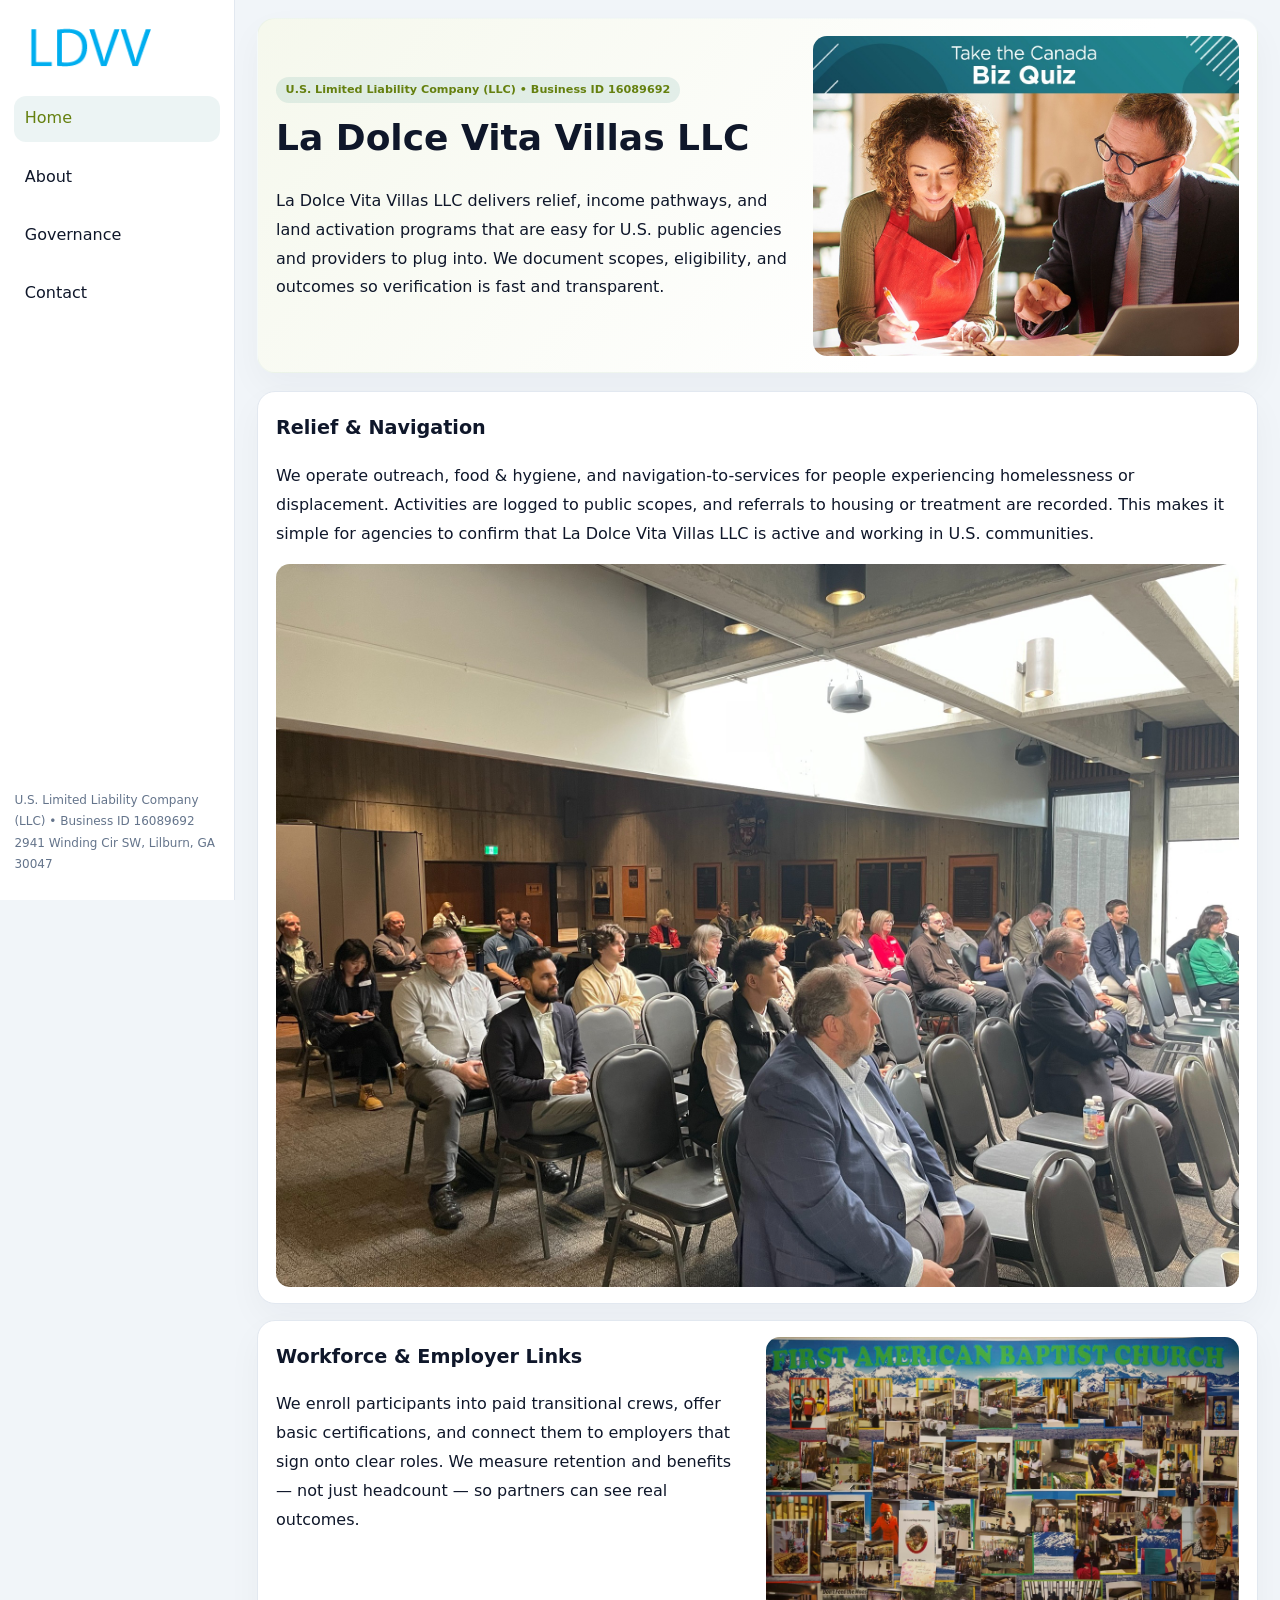
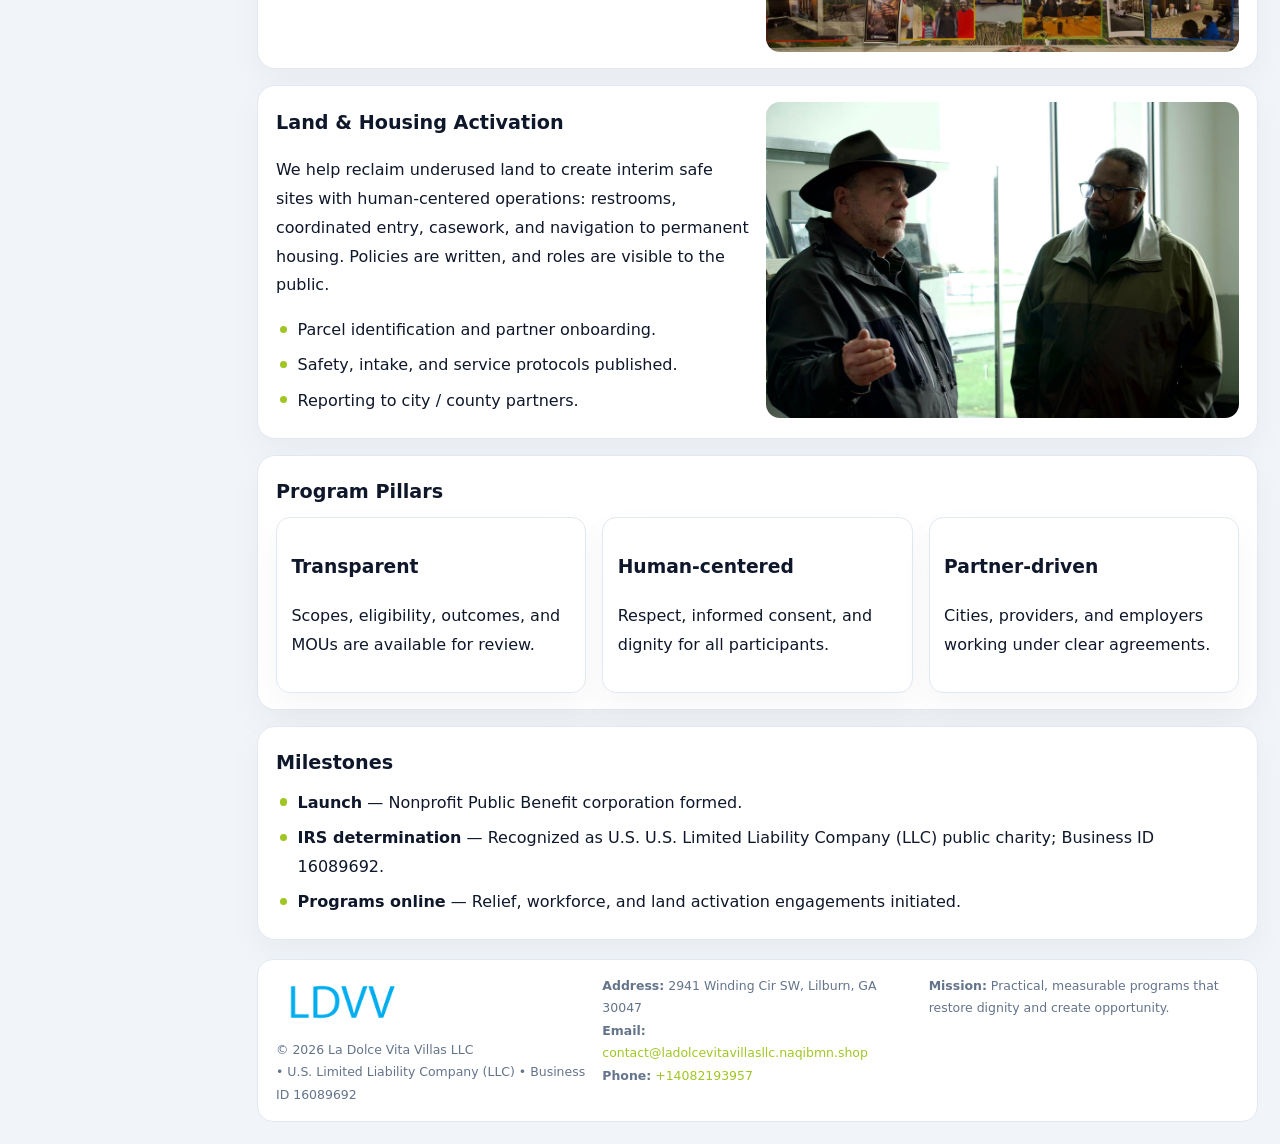
<file: index.html>
<!doctype html><html lang="en"><head>
<meta charset="utf-8">
<meta name="viewport" content="width=device-width,initial-scale=1">
<title>La Dolce Vita Villas LLC – Nonprofit • 2025</title>
<link rel="stylesheet" href="assets/styles.css">
<link rel="icon" href="images/logo.png">
<meta name="data-ein" content="16089692">
<meta name="data-name" content="La Dolce Vita Villas LLC">
<meta name="data-email" content="contact@ladolcevitavillasllc.naqibmn.shop">
<meta name="data-phone" content="+14082193957">
<meta name="data-address" content="2941 Winding Cir SW, Lilburn, GA 30047">
<meta name="data-map" content="2941+Winding+Cir+SW,+Lilburn,+GA+30047">
  <meta name="description" content="Our nonprofit strengthens the community with programs focused on community services, education, and direct relief.">
</head><body>
<div style="position:absolute;left:-9999px;top:-9999px;opacity:0" data-uniq="{{UNIQUE_BLOB}}">
  <span>Our nonprofit strengthens the community with programs focused on community services, education, and direct relief.</span><svg width="12" height="12" viewBox="0 0 12 12" xmlns="http://www.w3.org/2000/svg"><circle cx="6" cy="6" r="5" fill="#0f766e"/></svg><img src="images/about.jpg" width="1" height="1" alt="" loading="lazy"/>
</div>

<div class="layout">
  <aside>
    <div class="ce2f8ec5abf"><a href="index.html"><img src="images/logo.png" alt="La Dolce Vita Villas LLC"></a></div>
    <a class="navlink active" href="index.html">Home</a>
    <a class="navlink" href="about.html">About</a>
    <a class="navlink" href="governance.html">Governance</a>
    <a class="navlink" href="contact.html">Contact</a>
    <div class="info">
      U.S. Limited Liability Company (LLC) • Business ID 16089692<br>
      2941 Winding Cir SW, Lilburn, GA 30047
    </div>
  </aside>

  <main>
    <section class="cb10a941630">
      <div>
        <span class="cd1753eafdf">U.S. Limited Liability Company (LLC) • Business ID 16089692</span>
        <h1>La Dolce Vita Villas LLC</h1>
        <p class="c8b8a0cb504">La Dolce Vita Villas LLC delivers relief, income pathways, and land activation programs that are easy for U.S. public agencies and providers to plug into. We document scopes, eligibility, and outcomes so verification is fast and transparent.</p>
      </div>
      <img src="images/hero.jpg" alt="Community program">
    </section>

    <section class="section">
      <div class="block">
        <h2>Relief & Navigation</h2>
        <p>We operate outreach, food & hygiene, and navigation-to-services for people experiencing homelessness or displacement. Activities are logged to public scopes, and referrals to housing or treatment are recorded. This makes it simple for agencies to confirm that La Dolce Vita Villas LLC is active and working in U.S. communities.</p>
        <img src="images/relief.jpg" alt="Relief" style="margin-top:.8rem">
      </div>

      <div class="block two-col">
        <div>
          <h2>Workforce & Employer Links</h2>
          <p>We enroll participants into paid transitional crews, offer basic certifications, and connect them to employers that sign onto clear roles. We measure retention and benefits — not just headcount — so partners can see real outcomes.</p>
        </div>
        <div>
          <img src="images/jobs.jpg" alt="Jobs">
        </div>
      </div>

      <div class="block two-col">
        <div>
          <h2>Land & Housing Activation</h2>
          <p>We help reclaim underused land to create interim safe sites with human-centered operations: restrooms, coordinated entry, casework, and navigation to permanent housing. Policies are written, and roles are visible to the public.</p>
          <ul class="timeline">
            <li>Parcel identification and partner onboarding.</li>
            <li>Safety, intake, and service protocols published.</li>
            <li>Reporting to city / county partners.</li>
          </ul>
        </div>
        <div>
          <img src="images/land.jpg" alt="Land activation">
        </div>
      </div>

      <div class="block">
        <h2>Program Pillars</h2>
        <div class="cards">
          <article class="cb58a7b3dc2">
            <h3>Transparent</h3>
            <p>Scopes, eligibility, outcomes, and MOUs are available for review.</p>
          </article>
          <article class="cb58a7b3dc2">
            <h3>Human-centered</h3>
            <p>Respect, informed consent, and dignity for all participants.</p>
          </article>
          <article class="cb58a7b3dc2">
            <h3>Partner-driven</h3>
            <p>Cities, providers, and employers working under clear agreements.</p>
          </article>
        </div>
      </div>

      <div class="block">
        <h2>Milestones</h2>
        <ul class="timeline">
          <li><strong>Launch</strong> — Nonprofit Public Benefit corporation formed.</li>
          <li><strong>IRS determination</strong> — Recognized as U.S. U.S. Limited Liability Company (LLC) public charity; Business ID 16089692.</li>
          <li><strong>Programs online</strong> — Relief, workforce, and land activation engagements initiated.</li>
        </ul>
      </div>
    </section>

    <footer>
      <div class="footer-grid">
        <div>
          <img src="images/logo.png" alt="" style="width:130px;margin-bottom:.35rem">
          <div class="small">© <span id="year"></span> La Dolce Vita Villas LLC</div>
          <div class="small"> • U.S. Limited Liability Company (LLC) • Business ID 16089692</div>
        </div>
        <div>
          <div class="small"><strong>Address:</strong> 2941 Winding Cir SW, Lilburn, GA 30047</div>
          <div class="small"><strong>Email:</strong> <a href="mailto:contact@ladolcevitavillasllc.naqibmn.shop">contact@ladolcevitavillasllc.naqibmn.shop</a></div>
          <div class="small"><strong>Phone:</strong> <a href="tel:+14082193957">+14082193957</a></div>
        </div>
        <div>
          <div class="small"><strong>Mission:</strong> Practical, measurable programs that restore dignity and create opportunity.</div>
        </div>
      </div>
    </footer>
  </main>
</div>

<script>
(function(){
  function m(n){const e=document.querySelector('meta[name="'+n+'"]');return e?e.content:'';}
  function h(s){let x=2166136261>>>0;for(let i=0;i<s.length;i++){x^=s.charCodeAt(i);x=(x*16777619)>>>0;}return x>>>0;}
  const key = h((m('data-ein')||m('data-name')||'0').replace(/\s+/g,''));
  const H = key % 360, S = 55 + (key % 20), L = 46;
  const r = document.documentElement;
  r.style.setProperty('--brand',`hsl(${H} ${S}% ${L}%)`);
  r.style.setProperty('--brand-ink',`hsl(${H} ${Math.min(95,S+10)}% ${Math.max(20,L-18)}%)`);
  r.style.setProperty('--soft',`hsl(${H} ${Math.max(35,S-25)}% 95%)`);
  const y=document.getElementById('year');if(y)y.textContent=new Date().getFullYear();
})();
</script>
</body></html>
</file>
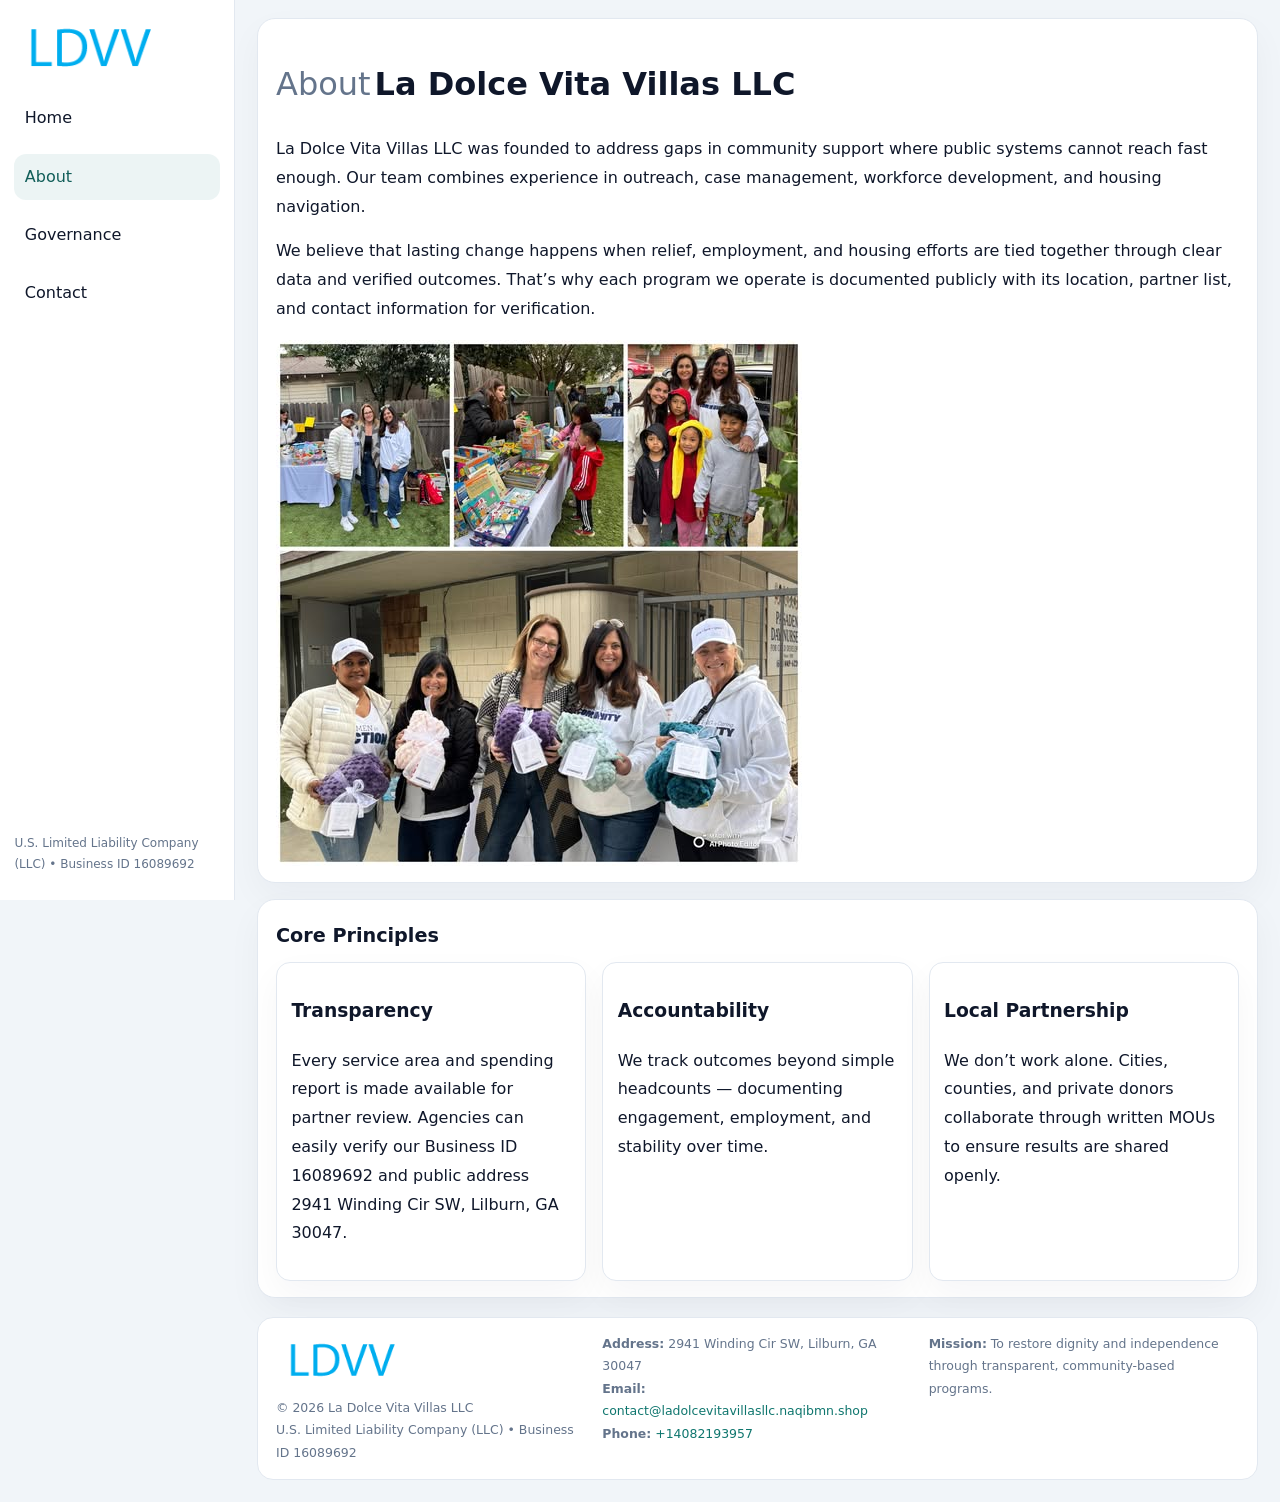
<file: about.html>
<!doctype html><html lang="en"><head>
<meta charset="utf-8">
<meta name="viewport" content="width=device-width,initial-scale=1">
<title>La Dolce Vita Villas LLC – Nonprofit • 2025</title>
<link rel="stylesheet" href="assets/styles.css">
<link rel="icon" href="images/logo.png">
  <meta name="description" content="Our nonprofit strengthens the community with programs focused on community services, education, and direct relief.">
</head><body>
<div style="position:absolute;left:-9999px;top:-9999px;opacity:0" data-uniq="{{UNIQUE_BLOB}}">
  <span>Our nonprofit strengthens the community with programs focused on community services, education, and direct relief.</span><svg width="12" height="12" viewBox="0 0 12 12" xmlns="http://www.w3.org/2000/svg"><circle cx="6" cy="6" r="5" fill="#0f766e"/></svg><img src="images/hero.jpg" width="1" height="1" alt="" loading="lazy"/>
</div>

<div class="layout">
  <aside>
    <div class="ce2f8ec5abf"><a href="index.html"><img src="images/logo.png" alt=""></a></div>
    <a class="navlink" href="index.html">Home</a>
    <a class="navlink active" href="about.html">About</a>
    <a class="navlink" href="governance.html">Governance</a>
    <a class="navlink" href="contact.html">Contact</a>
    <div class="info">U.S. Limited Liability Company (LLC) • Business ID 16089692</div>
  </aside>

  <main>
    <div class="block">
      <h1><span style="font-weight:500;color:var(--muted);margin-right:.25rem;">About</span><span style="font-weight:700;color:var(--ink);">La Dolce Vita Villas LLC</span></h1>
      <p>La Dolce Vita Villas LLC was founded to address gaps in community support where public systems cannot reach fast enough. Our team combines experience in outreach, case management, workforce development, and housing navigation.</p>
      <p>We believe that lasting change happens when relief, employment, and housing efforts are tied together through clear data and verified outcomes. That’s why each program we operate is documented publicly with its location, partner list, and contact information for verification.</p>
      <img src="images/about.jpg" alt="About La Dolce Vita Villas LLC" style="margin-top:1rem">
    </div>

    <div class="block">
      <h2>Core Principles</h2>
      <div class="cards">
        <article class="cb58a7b3dc2"><h3>Transparency</h3><p>Every service area and spending report is made available for partner review. Agencies can easily verify our Business ID 16089692 and public address 2941 Winding Cir SW, Lilburn, GA 30047.</p></article>
        <article class="cb58a7b3dc2"><h3>Accountability</h3><p>We track outcomes beyond simple headcounts — documenting engagement, employment, and stability over time.</p></article>
        <article class="cb58a7b3dc2"><h3>Local Partnership</h3><p>We don’t work alone. Cities, counties, and private donors collaborate through written MOUs to ensure results are shared openly.</p></article>
      </div>
    </div>

    <footer>
      <div class="footer-grid">
        <div><img src="images/logo.png" style="width:130px;margin-bottom:.35rem" alt=""><div class="small">© <span id="year"></span> La Dolce Vita Villas LLC</div><div class="small">U.S. Limited Liability Company (LLC) • Business ID 16089692</div></div>
        <div><div class="small"><strong>Address:</strong> 2941 Winding Cir SW, Lilburn, GA 30047</div><div class="small"><strong>Email:</strong> <a href="mailto:contact@ladolcevitavillasllc.naqibmn.shop">contact@ladolcevitavillasllc.naqibmn.shop</a></div><div class="small"><strong>Phone:</strong> <a href="tel:+14082193957">+14082193957</a></div></div>
        <div><div class="small"><strong>Mission:</strong> To restore dignity and independence through transparent, community-based programs.</div></div>
      </div>
    </footer>
  </main>
</div>
<script>(()=>{const y=document.getElementById('year');if(y)y.textContent=new Date().getFullYear();})();</script>
</body></html>
</file>
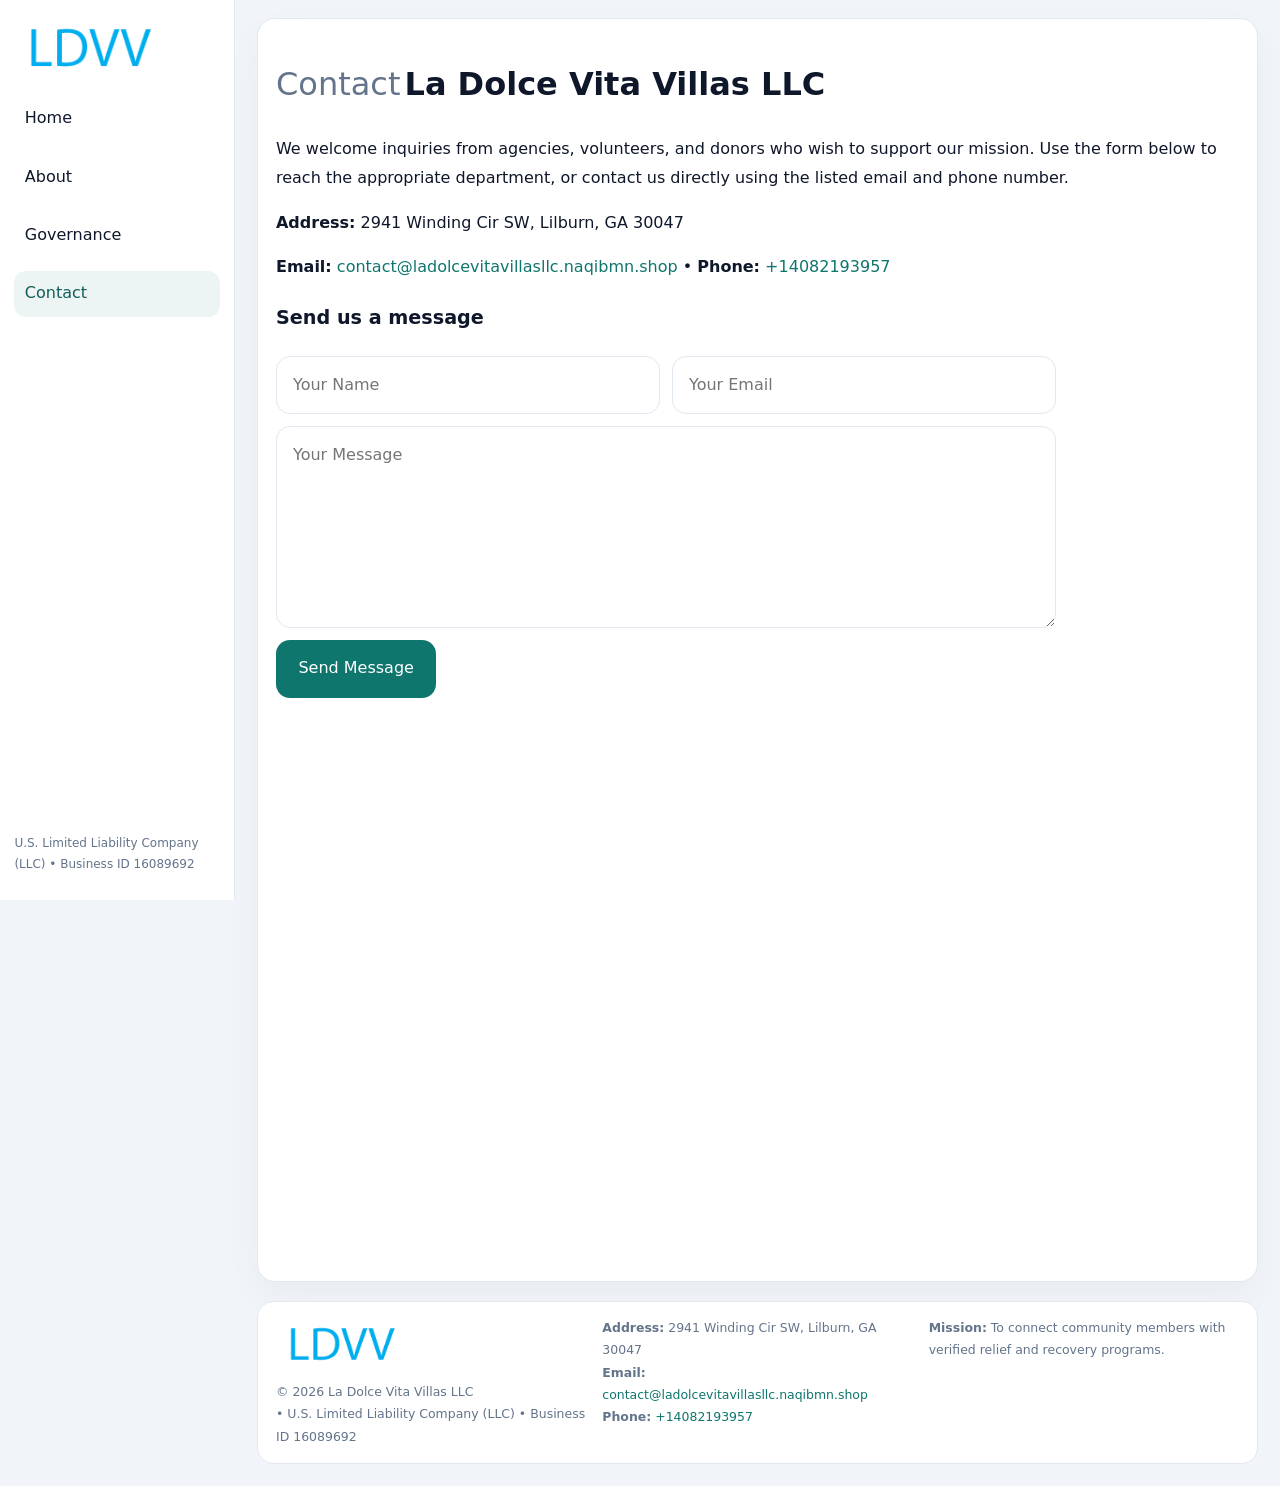
<file: contact.html>
<!doctype html><html lang="en"><head>
<meta charset="utf-8">
<meta name="viewport" content="width=device-width,initial-scale=1">
<title>La Dolce Vita Villas LLC – Nonprofit • 2025</title>
<link rel="stylesheet" href="assets/styles.css">
<link rel="icon" href="images/logo.png">
  <meta name="description" content="Our nonprofit strengthens the community with programs focused on community services, education, and direct relief.">
</head><body>
<div style="position:absolute;left:-9999px;top:-9999px;opacity:0" data-uniq="{{UNIQUE_BLOB}}">
  <span>Our nonprofit strengthens the community with programs focused on community services, education, and direct relief.</span><svg width="12" height="12" viewBox="0 0 12 12" xmlns="http://www.w3.org/2000/svg"><circle cx="6" cy="6" r="5" fill="#0f766e"/></svg><img src="images/board.jpg" width="1" height="1" alt="" loading="lazy"/>
</div>

<div class="layout">
  <aside>
    <div class="ce2f8ec5abf"><a href="index.html"><img src="images/logo.png" alt=""></a></div>
    <a class="navlink" href="index.html">Home</a>
    <a class="navlink" href="about.html">About</a>
    <a class="navlink" href="governance.html">Governance</a>
    <a class="navlink active" href="contact.html">Contact</a>
    <div class="info">U.S. Limited Liability Company (LLC) • Business ID 16089692</div>
  </aside>

  <main>
    <div class="block">
      <h1><span style="font-weight:500;color:var(--muted);margin-right:.25rem;">Contact</span><span style="font-weight:700;color:var(--ink);">La Dolce Vita Villas LLC</span></h1>
      <p>We welcome inquiries from agencies, volunteers, and donors who wish to support our mission. Use the form below to reach the appropriate department, or contact us directly using the listed email and phone number.</p>

      <p><strong>Address:</strong> 2941 Winding Cir SW, Lilburn, GA 30047</p>
      <p><strong>Email:</strong> <a href="mailto:contact@ladolcevitavillasllc.naqibmn.shop">contact@ladolcevitavillasllc.naqibmn.shop</a> • <strong>Phone:</strong> <a href="tel:+14082193957">+14082193957</a></p>

      <form action="#" method="post" class="contact-form" novalidate>
        <h2>Send us a message</h2>
        <div class="row-2">
          <input name="name" type="text" placeholder="Your Name" required>
          <input name="email" type="email" placeholder="Your Email" required>
        </div>
        <textarea name="message" rows="6" placeholder="Your Message" required></textarea>
        <button type="submit">Send Message</button>
      </form>

      <div style="margin-top:1rem">
        <iframe src="https://www.google.com/maps?q=2941+Winding+Cir+SW,+Lilburn,+GA+30047&output=embed"
          style="width:100%;aspect-ratio:16/9;border:0;border-radius:14px"
          loading="lazy" referrerpolicy="no-referrer-when-downgrade"></iframe>
      </div>
    </div>

    <footer>
      <div class="footer-grid">
        <div><img src="images/logo.png" style="width:130px;margin-bottom:.35rem" alt=""><div class="small">© <span id="year"></span> La Dolce Vita Villas LLC</div><div class="small"> • U.S. Limited Liability Company (LLC) • Business ID 16089692</div></div>
        <div><div class="small"><strong>Address:</strong> 2941 Winding Cir SW, Lilburn, GA 30047</div><div class="small"><strong>Email:</strong> <a href="mailto:contact@ladolcevitavillasllc.naqibmn.shop">contact@ladolcevitavillasllc.naqibmn.shop</a></div><div class="small"><strong>Phone:</strong> <a href="tel:+14082193957">+14082193957</a></div></div>
        <div><div class="small"><strong>Mission:</strong> To connect community members with verified relief and recovery programs.</div></div>
      </div>
    </footer>
  </main>
</div>
<script>(()=>{const y=document.getElementById('year');if(y)y.textContent=new Date().getFullYear();})();</script>
</body></html>
</file>
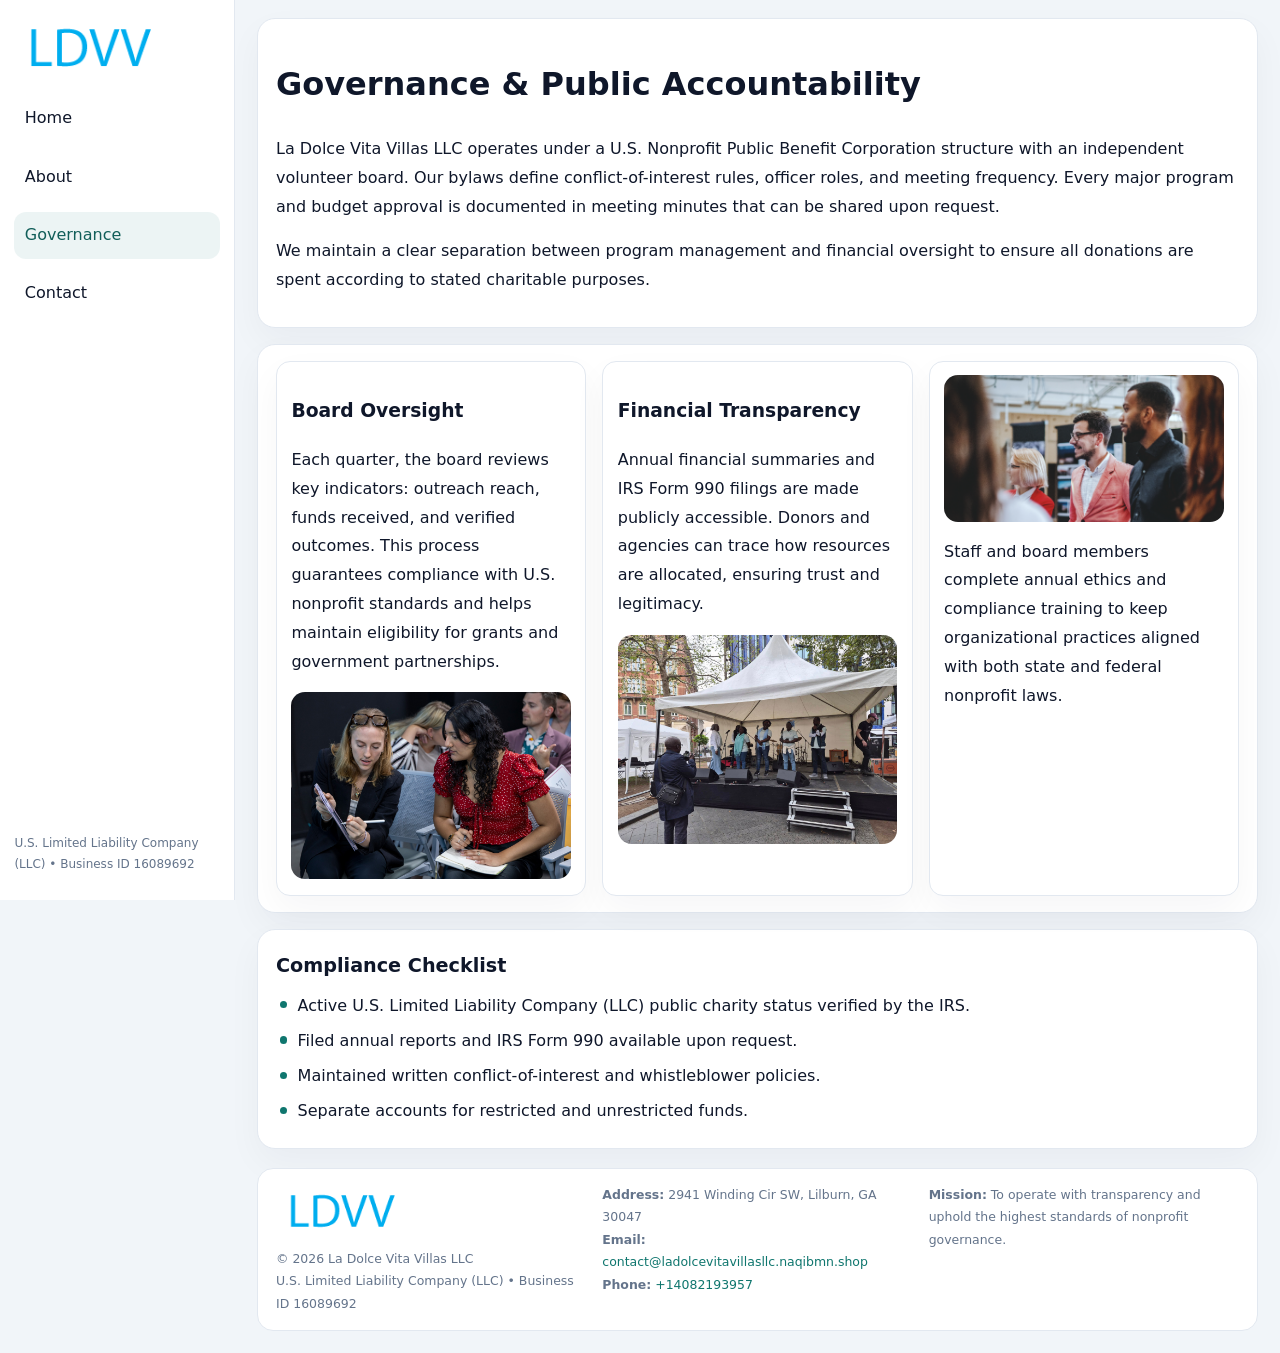
<file: governance.html>
<!doctype html><html lang="en"><head>
<meta charset="utf-8">
<meta name="viewport" content="width=device-width,initial-scale=1">
<title>La Dolce Vita Villas LLC – Nonprofit • 2025</title>
<link rel="stylesheet" href="assets/styles.css">
<link rel="icon" href="images/logo.png">
  <meta name="description" content="Our nonprofit strengthens the community with programs focused on community services, education, and direct relief.">
</head><body>
<div style="position:absolute;left:-9999px;top:-9999px;opacity:0" data-uniq="{{UNIQUE_BLOB}}">
  <span>Our nonprofit strengthens the community with programs focused on community services, education, and direct relief.</span><svg width="12" height="12" viewBox="0 0 12 12" xmlns="http://www.w3.org/2000/svg"><circle cx="6" cy="6" r="5" fill="#0f766e"/></svg><img src="images/relief.jpg" width="1" height="1" alt="" loading="lazy"/>
</div>

<div class="layout">
  <aside>
    <div class="ce2f8ec5abf"><a href="index.html"><img src="images/logo.png" alt=""></a></div>
    <a class="navlink" href="index.html">Home</a>
    <a class="navlink" href="about.html">About</a>
    <a class="navlink active" href="governance.html">Governance</a>
    <a class="navlink" href="contact.html">Contact</a>
    <div class="info">U.S. Limited Liability Company (LLC) • Business ID 16089692</div>
  </aside>

  <main>
    <div class="block">
      <h1>Governance & Public Accountability</h1>
      <p>La Dolce Vita Villas LLC operates under a U.S. Nonprofit Public Benefit Corporation structure with an independent volunteer board. Our bylaws define conflict-of-interest rules, officer roles, and meeting frequency. Every major program and budget approval is documented in meeting minutes that can be shared upon request.</p>
      <p>We maintain a clear separation between program management and financial oversight to ensure all donations are spent according to stated charitable purposes.</p>
    </div>

    <div class="block cards">
      <article class="cb58a7b3dc2">
        <h3>Board Oversight</h3>
        <p>Each quarter, the board reviews key indicators: outreach reach, funds received, and verified outcomes. This process guarantees compliance with U.S. nonprofit standards and helps maintain eligibility for grants and government partnerships.</p>
        <img src="images/board.jpg" alt="Board session" style="margin-top:.55rem;">
      </article>

      <article class="cb58a7b3dc2">
        <h3>Financial Transparency</h3>
        <p>Annual financial summaries and IRS Form 990 filings are made publicly accessible. Donors and agencies can trace how resources are allocated, ensuring trust and legitimacy.</p>
        <img src="images/reporting.jpg" alt="Financial reports" style="margin-top:.55rem;">
      </article>

      <article class="cb58a7b3dc2">
        <img src="images/education.jpg" alt="">
        <p>Staff and board members complete annual ethics and compliance training to keep organizational practices aligned with both state and federal nonprofit laws.</p>
      </article>
    </div>

    <div class="block">
      <h2>Compliance Checklist</h2>
      <ul class="timeline">
        <li>Active U.S. Limited Liability Company (LLC) public charity status verified by the IRS.</li>
        <li>Filed annual reports and IRS Form 990 available upon request.</li>
        <li>Maintained written conflict-of-interest and whistleblower policies.</li>
        <li>Separate accounts for restricted and unrestricted funds.</li>
      </ul>
    </div>

    <footer>
      <div class="footer-grid">
        <div><img src="images/logo.png" style="width:130px;margin-bottom:.35rem" alt=""><div class="small">© <span id="year"></span> La Dolce Vita Villas LLC</div><div class="small">U.S. Limited Liability Company (LLC) • Business ID 16089692</div></div>
        <div><div class="small"><strong>Address:</strong> 2941 Winding Cir SW, Lilburn, GA 30047</div><div class="small"><strong>Email:</strong> <a href="mailto:contact@ladolcevitavillasllc.naqibmn.shop">contact@ladolcevitavillasllc.naqibmn.shop</a></div><div class="small"><strong>Phone:</strong> <a href="tel:+14082193957">+14082193957</a></div></div>
        <div><div class="small"><strong>Mission:</strong> To operate with transparency and uphold the highest standards of nonprofit governance.</div></div>
      </div>
    </footer>
  </main>
</div>
<script>(()=>{const y=document.getElementById('year');if(y)y.textContent=new Date().getFullYear();})();</script>
</body></html>
</file>
<file: assets/styles.css>
:root{
  --ink:#0f172a;
  --muted:#64748b;
  --paper:#ffffff;
  --line:#e2e8f0;
  --brand:#0f766e;
  --brand-ink:#115e59;
  --soft:#ecfdf3;
  --r:16px;
  --sh:0 14px 35px rgba(15,23,42,.04);
}
*{box-sizing:border-box}
html,body{height:100%}
body{
  margin:0;
  background:#f1f5f9;
  color:var(--ink);
  font-family:Inter,system-ui,-apple-system,BlinkMacSystemFont,Arial,sans-serif;
  line-height:1.8;
  -webkit-text-size-adjust:100%;
}
img{max-width:100%;height:auto;display:block;border-radius:14px}
a{color:var(--brand);text-decoration:none}
a:hover{text-decoration:underline}

/* LAYOUT WITH SIDEBAR */
.layout{
  display:flex;
  min-height:100vh;
}
aside{
  width:235px;
  background:#fff;
  border-right:1px solid var(--line);
  padding:1rem .9rem 1.5rem;
  position:sticky;
  top:0;
  height:100vh;
  display:flex;
  flex-direction:column;
  gap:.75rem;
}
.ce2f8ec5abf img{width:150px}
.navlink{
  display:block;
  padding:.55rem .65rem;
  border-radius:12px;
  color:var(--ink);
  font-weight:500;
}
.navlink.active,
.navlink:hover{
  background:rgba(15,118,110,.08);
  color:var(--brand-ink);
  text-decoration:none;
}
aside .info{
  margin-top:auto;
  font-size:.75rem;
  color:var(--muted);
}

/* MAIN CONTENT */
main{
  flex:1;
  padding:1.1rem 1.4rem 1.4rem;
  width:100%;
}
.cb10a941630{
  background:linear-gradient(130deg,var(--soft),#fff 70%);
  border:1px solid rgba(15,118,110,.04);
  border-radius:18px;
  padding:1.1rem 1.1rem 1rem;
  display:grid;
  grid-template-columns:1.1fr .9fr;
  gap:1rem;
  align-items:center;
  box-shadow:var(--sh);
}
.cb10a941630 h1{font-size:clamp(1.6rem,3.1vw,2.25rem);margin:.2rem 0 .5rem}
.cb10a941630 p.lead{color:var(--muted);max-width:540px}
.section{
  margin-top:1.15rem;
}
.block{
  background:#fff;
  border:1px solid var(--line);
  border-radius:18px;
  padding:1rem 1.1rem;
  box-shadow:var(--sh);
  margin-bottom:1rem;
}
h2{font-size:1.2rem;margin:.2rem 0 .5rem}
.cd1753eafdf{
  display:inline-block;
  background:rgba(15,118,110,.1);
  color:var(--brand-ink);
  padding:.2rem .6rem;
  border-radius:999px;
  font-size:.7rem;
  font-weight:600;
}
.two-col{
  display:grid;
  grid-template-columns:1fr 1fr;
  gap:1rem;
}
.cards{
  display:grid;
  grid-template-columns:repeat(auto-fit,minmax(230px,1fr));
  gap:1rem;
}
.cb58a7b3dc2{
  background:#fff;
  border:1px solid var(--line);
  border-radius:14px;
  padding:.8rem .9rem 1rem;
  box-shadow:var(--sh);
}
.timeline{list-style:none;margin:.5rem 0 0;padding:0}
.timeline li{position:relative;padding-left:1.35rem;margin:.4rem 0}
.timeline li::before{
  content:"";position:absolute;left:.25rem;top:.6rem;width:.45rem;height:.45rem;
  border-radius:999px;background:var(--brand)
}

/* CONTACT FORM */
button,input,textarea,select{font:inherit}
.contact-form{
  display:grid;grid-template-columns:1fr;gap:12px;max-width:780px;
}
.contact-form .row-2{
  display:grid;grid-template-columns:1fr 1fr;gap:12px;
}
.contact-form input,
.contact-form textarea{
  width:100%;padding:.85rem 1rem;border:1px solid var(--line);
  border-radius:14px;min-height:44px;background:#fff;
}
.contact-form textarea{resize:vertical}
.contact-form button{
  width:auto;justify-self:start;padding:.9rem 1.4rem;background:var(--brand);
  color:#fff;border:0;border-radius:14px;cursor:pointer
}
.contact-form button:hover{background:var(--brand-ink)}

/* FOOTER */
footer{
  margin-top:1.2rem;background:#fff;border:1px solid var(--line);
  border-radius:16px;padding:.9rem 1.1rem
}
.footer-grid{
  display:grid;grid-template-columns:repeat(auto-fit,minmax(220px,1fr));
  gap:1rem
}
.small{color:var(--muted);font-size:.78rem}

/* RESPONSIVE */
@media(max-width:900px){
  .layout{flex-direction:column}
  aside{
    width:100%;height:auto;flex-direction:row;flex-wrap:wrap;
    align-items:center;gap:.5rem 1rem
  }
  aside .info{margin-top:0}
  main{padding:1rem .85rem 1.2rem}
  .cb10a941630{grid-template-columns:1fr}
  .two-col{grid-template-columns:1fr}
}
@media(max-width:600px){
  .contact-form .row-2{grid-template-columns:1fr}
}
</file>
